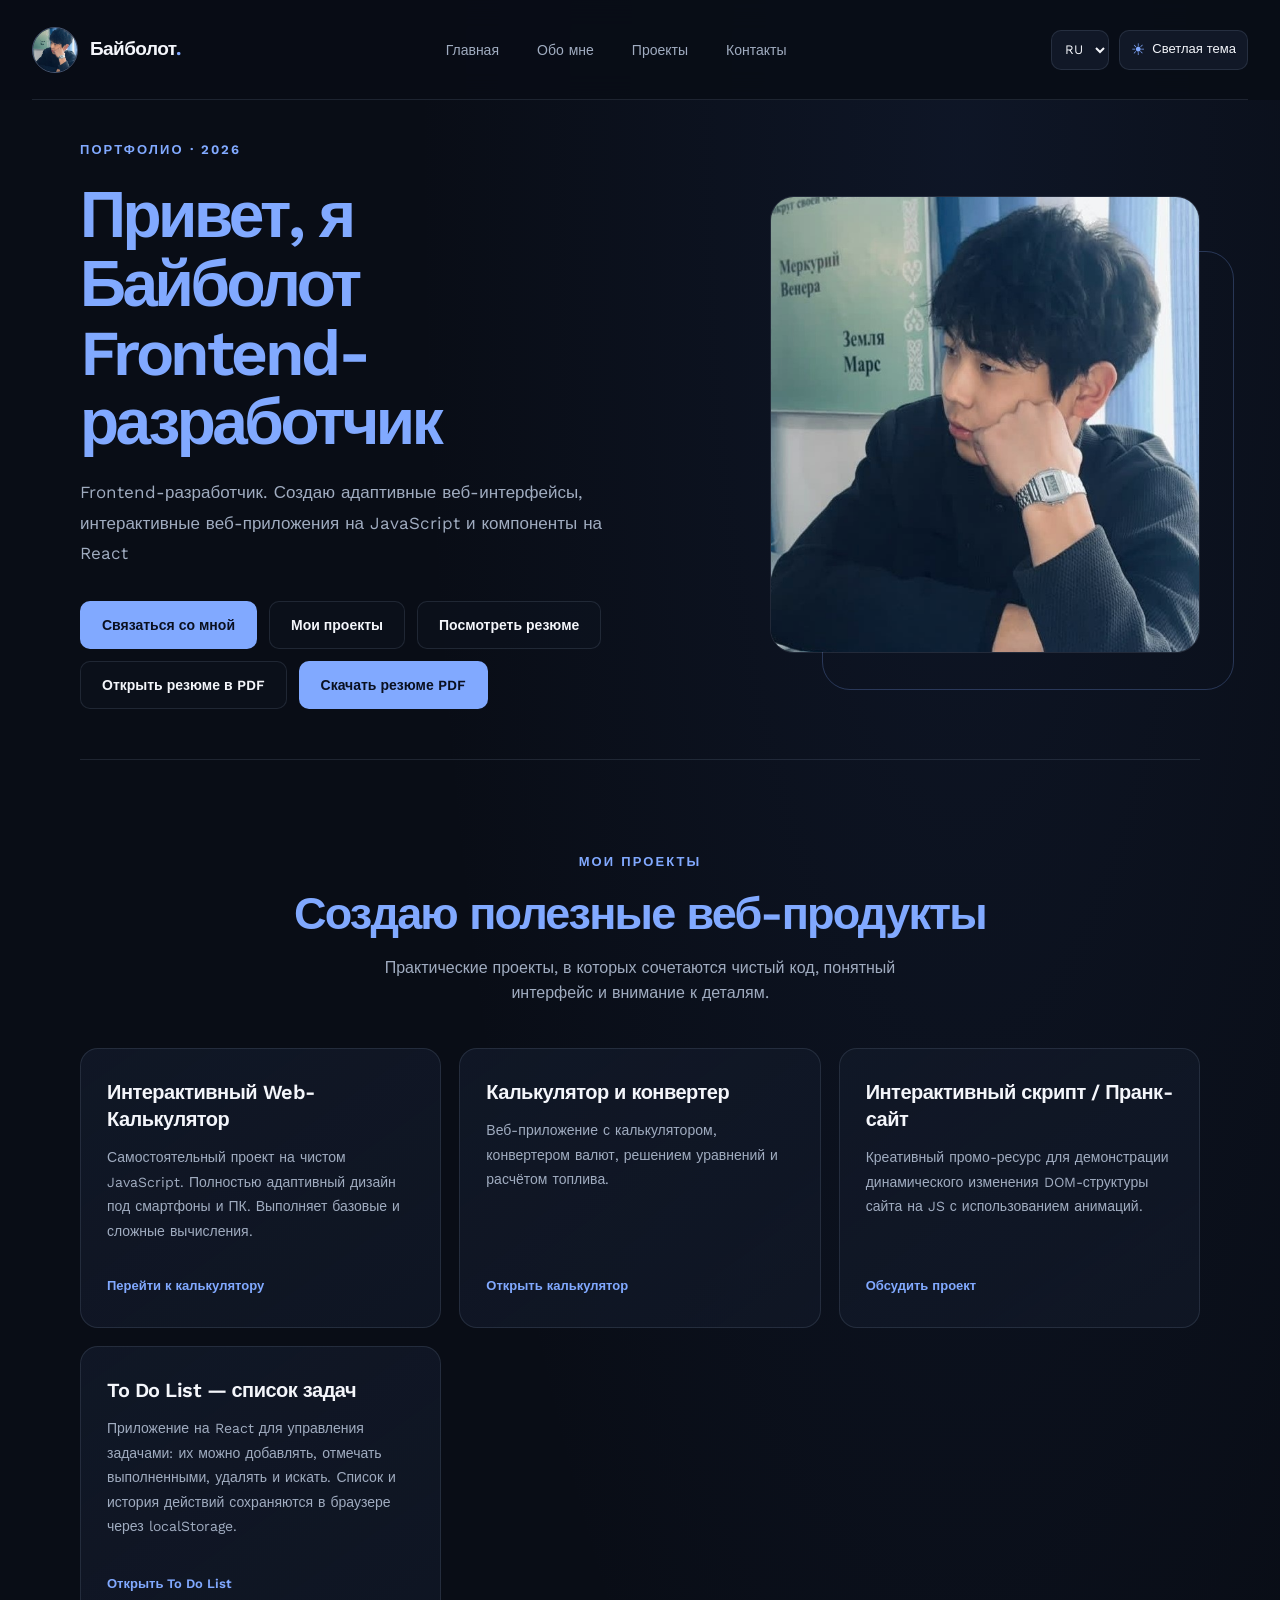
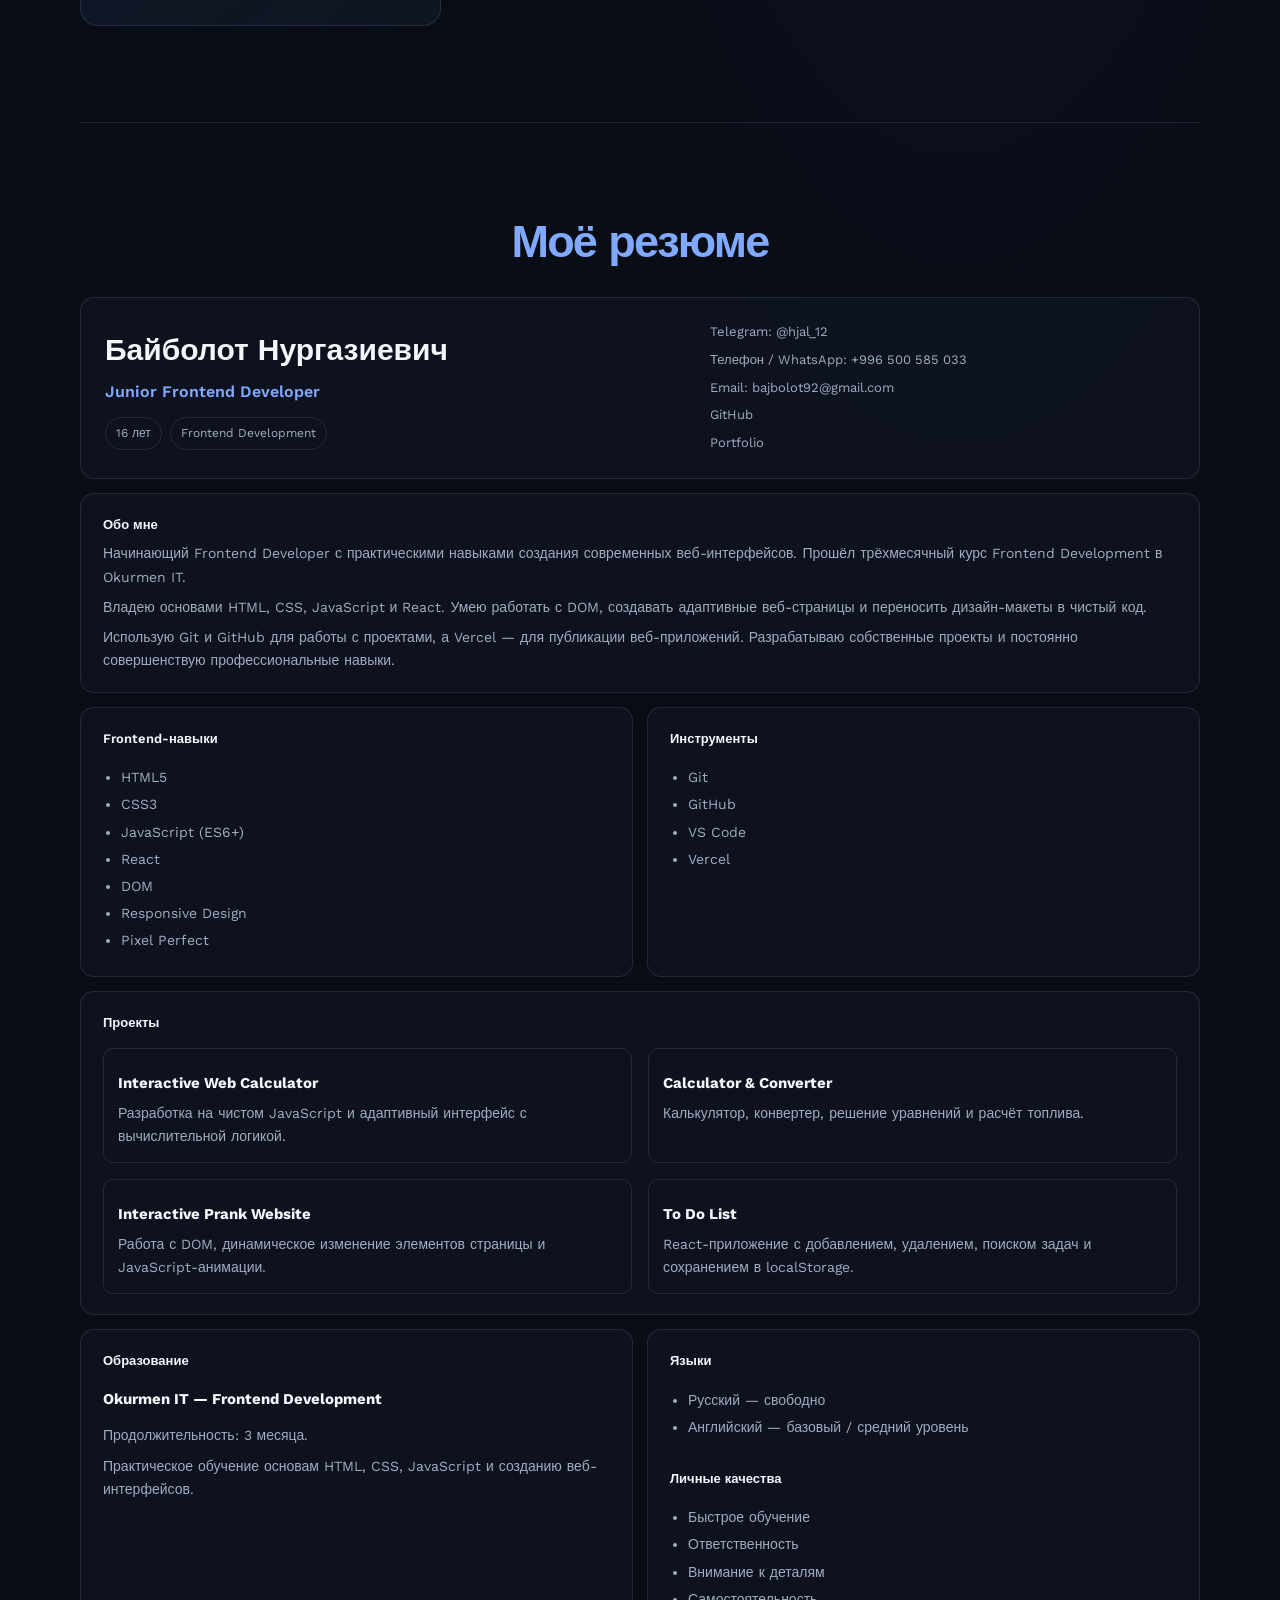
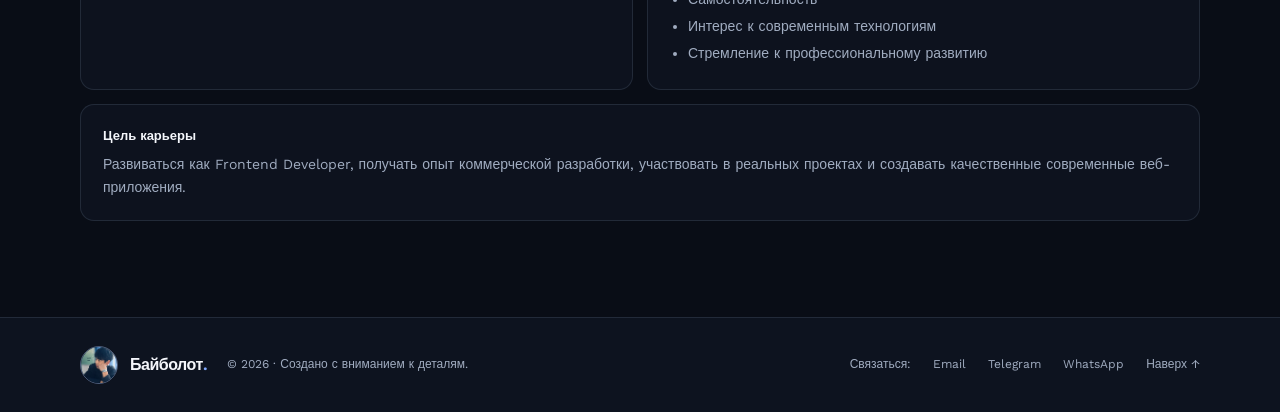
<file: index.html>
<!DOCTYPE html>
<html lang="ru">
<head>
    <meta charset="UTF-8">
    <meta name="viewport" content="width=device-width, initial-scale=1.0">
    <meta name="theme-color" content="#090d16">
    <title>Байболот Нургазиевич — Frontend-разработчик</title>
    <link rel="stylesheet" href="style.css">
    <link rel="stylesheet" href="media.css">
    <link rel="preconnect" href="https://fonts.googleapis.com">
    <link rel="preconnect" href="https://fonts.gstatic.com" crossorigin>
    <link href="https://fonts.googleapis.com/css2?family=Work+Sans:ital,wght@0,100..900;1,100..900&display=swap" rel="stylesheet">
</head>
<body>
    <main>
        <header>
            <nav aria-label="Основная навигация" data-i18n-aria-label="navLabel">
                <div class="nav-logo">
                    <img src="img/myfoto.jpg" alt="Фото Байболота">
                    <h3>Байболот<span>.</span></h3>
                </div>
                <ul class="nav-links" id="nav-links">
                    <li><a href="#home" data-i18n="navHome">Главная</a></li>
                    <li><a href="#about" data-i18n="navAbout">Обо мне</a></li>
                    <li><a href="#services" data-i18n="navProjects">Проекты</a></li>
                    <li><a href="#contact" data-i18n="navContact">Контакты</a></li>
                </ul>
                <div class="nav-actions">
                    <label class="visually-hidden" for="language-select" data-i18n="languageLabel">Язык</label>
                    <select class="language-select" id="language-select" aria-label="Язык" data-i18n-aria-label="languageLabel">
                        <option value="en">EN</option>
                        <option value="ru">RU</option>
                        <option value="kg">KG</option>
                    </select>
                    <button class="theme-toggle" type="button" aria-pressed="false" data-i18n-aria-label="themeToLight">
                        <span class="theme-icon" aria-hidden="true">☀</span>
                        <span data-i18n="themeToLight">Светлая тема</span>
                    </button>
                    <button class="nav-toggle" type="button" aria-label="Открыть меню" aria-expanded="false" aria-controls="nav-links" data-i18n-aria-label="menuOpen">
                        <span></span>
                        <span></span>
                        <span></span>
                    </button>
                </div>
            </nav>
        </header>
        <section class="hero container" id="home">
            <div class="hero-text">
                <h4 data-i18n="portfolioYear">Портфолио · 2026</h4>
                <h1><span data-i18n="heroGreeting">Привет, я</span><br><span>Байболот</span><br><span data-i18n="heroRole">Frontend-разработчик</span></h1>
                <p data-i18n="heroDescription">Frontend-разработчик. Создаю адаптивные веб-интерфейсы, интерактивные веб-приложения на JavaScript и компоненты на React</p>
                <div class="hero-btns">
                    <a class="button button-primary" href="#contact" data-i18n="contactMe">Связаться со мной</a>
                    <a class="button button-secondary" href="#services" data-i18n="myProjects">Мои проекты</a>
                    <a class="button button-secondary" href="#about" data-i18n="viewResume">Посмотреть резюме</a>
                    <a class="button button-secondary" href="resume.pdf" target="_blank" rel="noopener noreferrer" data-i18n="viewResumePdf">Открыть резюме в PDF</a>
                    <a class="button button-primary" href="resume.pdf" download="Baybolot-Nurgazievich-Resume.pdf" data-i18n="downloadResume">Скачать резюме PDF</a>
                </div>
            </div>
            <div class="hero-img">
                <img src="img/myfoto.jpg" alt="Фото Байболота">
            </div>
        </section>
        <section class="services container" id="services">
            <div class="services-title">
                <h4 data-i18n="myProjects">Мои проекты</h4>
                <h2><span data-i18n="projectsHeading">Создаю полезные</span> <span data-i18n="webProducts">веб-продукты</span></h2>
                <p data-i18n="projectsDescription">Практические проекты, в которых сочетаются чистый код, понятный интерфейс и внимание к деталям.</p>
            </div>
            <div class="services-cards">
                <article class="services-card">
                    <h3 data-i18n="project1Title">Интерактивный Web-Калькулятор</h3>
                    <p data-i18n="project1Description">Самостоятельный проект на чистом JavaScript. Полностью адаптивный дизайн под смартфоны и ПК. Выполняет базовые и сложные вычисления.</p>
                    <a href="https://raw.githack.com/winline8888111-commits/simple_calculator/main/mobile.html" target="_blank" rel="noopener noreferrer" aria-label="Перейти к калькулятору" data-i18n="project1Link" data-i18n-aria-label="project1Link">Перейти к калькулятору</a>
                </article>
                <article class="services-card">
                    <h3 data-i18n="project2Title">Калькулятор и конвертер</h3>
                    <p data-i18n="project2Description">Веб-приложение с калькулятором, конвертером валют, решением уравнений и расчётом топлива.</p>
                    <a href="https://calculatorcld-2pyj.vercel.app/" target="_blank" rel="noopener noreferrer" aria-label="Открыть калькулятор" data-i18n="project2Link" data-i18n-aria-label="project2Link">Открыть калькулятор</a>
                </article>
                <article class="services-card">
                    <h3 data-i18n="project3Title">Интерактивный скрипт / Пранк-сайт</h3>
                    <p data-i18n="project3Description">Креативный промо-ресурс для демонстрации динамического изменения DOM-структуры сайта на JS с использованием анимаций.</p>
                    <a href="#contact" data-i18n="project3Link">Обсудить проект</a>
                </article>
                <article class="services-card">
                    <h3 data-i18n="project4Title">To Do List — список задач</h3>
                    <p data-i18n="project4Description">Приложение на React для управления задачами: их можно добавлять, отмечать выполненными, удалять и искать. Список и история действий сохраняются в браузере через localStorage.</p>
                    <a href="https://todo-ivory-zeta-94.vercel.app/" target="_blank" rel="noopener noreferrer" aria-label="Открыть To Do List" data-i18n="project4Link" data-i18n-aria-label="project4Link">Открыть To Do List</a>
                </article>
            </div>
        </section>
        <section class="resume container" id="about">
            <div class="resume-title">
                <h2><span data-i18n="myResume">Моё</span> <span data-i18n="resume">резюме</span></h2>
            </div>
            <div class="resume-details">
                <article class="resume-profile resume-span-2">
                    <div>
                        <p class="resume-name">Байболот Нургазиевич</p>
                        <p class="resume-role">Junior Frontend Developer</p>
                        <p class="resume-meta"><span>16 лет</span><span>Frontend Development</span></p>
                    </div>
                    <div class="resume-contacts">
                        <a href="https://t.me/hjal_12" target="_blank" rel="noopener noreferrer">Telegram: @hjal_12</a>
                        <a href="tel:+996500585033">Телефон / WhatsApp: +996 500 585 033</a>
                        <a href="mailto:bajbolot92@gmail.com">Email: bajbolot92@gmail.com</a>
                        <a href="https://github.com/winline8888111-commits" target="_blank" rel="noopener noreferrer">GitHub</a>
                        <a href="https://portfolio-bice-omega-45.vercel.app/" target="_blank" rel="noopener noreferrer">Portfolio</a>
                    </div>
                </article>

                <article class="resume-item resume-span-2">
                    <b>Обо мне</b>
                    <p>Начинающий Frontend Developer с практическими навыками создания современных веб-интерфейсов. Прошёл трёхмесячный курс Frontend Development в Okurmen IT.</p>
                    <p>Владею основами HTML, CSS, JavaScript и React. Умею работать с DOM, создавать адаптивные веб-страницы и переносить дизайн-макеты в чистый код.</p>
                    <p>Использую Git и GitHub для работы с проектами, а Vercel — для публикации веб-приложений. Разрабатываю собственные проекты и постоянно совершенствую профессиональные навыки.</p>
                </article>

                <article class="resume-item">
                    <b>Frontend-навыки</b>
                    <ul>
                        <li>HTML5</li>
                        <li>CSS3</li>
                        <li>JavaScript (ES6+)</li>
                        <li>React</li>
                        <li>DOM</li>
                        <li>Responsive Design</li>
                        <li>Pixel Perfect</li>
                    </ul>
                </article>

                <article class="resume-item">
                    <b>Инструменты</b>
                    <ul>
                        <li>Git</li>
                        <li>GitHub</li>
                        <li>VS Code</li>
                        <li>Vercel</li>
                    </ul>
                </article>

                <article class="resume-item resume-span-2">
                    <b>Проекты</b>
                    <div class="resume-projects">
                        <div>
                            <h3>Interactive Web Calculator</h3>
                            <p>Разработка на чистом JavaScript и адаптивный интерфейс с вычислительной логикой.</p>
                        </div>
                        <div>
                            <h3>Calculator &amp; Converter</h3>
                            <p>Калькулятор, конвертер, решение уравнений и расчёт топлива.</p>
                        </div>
                        <div>
                            <h3>Interactive Prank Website</h3>
                            <p>Работа с DOM, динамическое изменение элементов страницы и JavaScript-анимации.</p>
                        </div>
                        <div>
                            <h3>To Do List</h3>
                            <p>React-приложение с добавлением, удалением, поиском задач и сохранением в localStorage.</p>
                        </div>
                    </div>
                </article>

                <article class="resume-item">
                    <b>Образование</b>
                    <h3>Okurmen IT — Frontend Development</h3>
                    <p>Продолжительность: 3 месяца.</p>
                    <p>Практическое обучение основам HTML, CSS, JavaScript и созданию веб-интерфейсов.</p>
                </article>

                <article class="resume-item">
                    <b>Языки</b>
                    <ul>
                        <li>Русский — свободно</li>
                        <li>Английский — базовый / средний уровень</li>
                    </ul>
                    <b class="resume-subheading">Личные качества</b>
                    <ul>
                        <li>Быстрое обучение</li>
                        <li>Ответственность</li>
                        <li>Внимание к деталям</li>
                        <li>Самостоятельность</li>
                        <li>Интерес к современным технологиям</li>
                        <li>Стремление к профессиональному развитию</li>
                    </ul>
                </article>

                <article class="resume-item resume-span-2">
                    <b>Цель карьеры</b>
                    <p>Развиваться как Frontend Developer, получать опыт коммерческой разработки, участвовать в реальных проектах и создавать качественные современные веб-приложения.</p>
                </article>
            </div>
        </section>
    </main>
    <footer>
        <div class="foot-text" id="contact">
            <div class="foot-logo">
                <img src="img/myfoto.jpg" alt="Фото Байболота">
                <h3>Байболот<span>.</span></h3>
                <p data-i18n="copyright">© 2026 · Создано с вниманием к деталям.</p>
            </div>
        </div>
        <div class="footus">
            <p data-i18n="getInTouch">Связаться:</p>
            <a href="mailto:bajbolot92@gmail.com">Email</a>
            <a href="https://t.me/bxww_10" target="_blank" rel="noopener noreferrer">Telegram</a>
            <a href="https://wa.me/996500585033" target="_blank" rel="noopener noreferrer">WhatsApp</a>
            <a href="#home" data-i18n="backToTop">Наверх ↑</a>
        </div>
    </footer>
    <script>
        const navToggle = document.querySelector('.nav-toggle');
        const navLinks = document.querySelector('.nav-links');
        const languageSelect = document.querySelector('.language-select');
        const themeToggle = document.querySelector('.theme-toggle');
        const themeColor = document.querySelector('meta[name="theme-color"]');

        const translations = {
            ru: {
                pageTitle: 'Байболот Нургазиевич — Frontend-разработчик',
                navLabel: 'Основная навигация', navHome: 'Главная', navAbout: 'Обо мне', navProjects: 'Проекты', navContact: 'Контакты',
                languageLabel: 'Язык', themeToLight: 'Светлая тема', themeToDark: 'Темная тема', menuOpen: 'Открыть меню', menuClose: 'Закрыть меню',
                portfolioYear: 'Портфолио · 2026', heroGreeting: 'Привет, я', heroRole: 'Frontend-разработчик',
                heroDescription: 'Frontend-разработчик. Создаю адаптивные веб-интерфейсы, интерактивные веб-приложения на JavaScript и компоненты на React',
                contactMe: 'Связаться со мной', myProjects: 'Мои проекты', viewResume: 'Посмотреть резюме', viewResumePdf: 'Открыть резюме в PDF', downloadResume: 'Скачать резюме PDF', projectsHeading: 'Создаю полезные', webProducts: 'веб-продукты',
                projectsDescription: 'Практические проекты, в которых сочетаются чистый код, понятный интерфейс и внимание к деталям.',
                project1Title: 'Интерактивный Web-Калькулятор', project1Description: 'Самостоятельный проект на чистом JavaScript. Полностью адаптивный дизайн под смартфоны и ПК. Выполняет базовые и сложные вычисления.', project1Link: 'Перейти к калькулятору',
                project2Title: 'Калькулятор и конвертер', project2Description: 'Веб-приложение с калькулятором, конвертером валют, решением уравнений и расчётом топлива.', project2Link: 'Открыть калькулятор',
                project3Title: 'Интерактивный скрипт / Пранк-сайт', project3Description: 'Креативный промо-ресурс для демонстрации динамического изменения DOM-структуры сайта на JS с использованием анимаций.', project3Link: 'Обсудить проект',
                project4Title: 'To Do List — список задач', project4Description: 'Приложение на React для управления задачами: их можно добавлять, отмечать выполненными, удалять и искать. Список и история действий сохраняются в браузере через localStorage.', project4Link: 'Открыть To Do List',
                myResume: 'Моё', resume: 'резюме', fullName: 'ФИО', age: 'Возраст', ageValue: '16 лет', techStack: 'Стек технологий', tools: 'Инструменты',
                toolsValue: 'Figma, Canva, Claude AI, ChatGPT (использую для ускорения написания кода)', experience: 'Опыт',
                experienceValue: '3 месяца интенсивного обучения на IT-курсах Frontend-разработки. Умею переносить макеты в чистый код и деплоить проекты в сеть.',
                copyright: '© 2026 · Создано с вниманием к деталям.', getInTouch: 'Связаться:', backToTop: 'Наверх ↑',
                photoAlt: 'Фото Байболота'
            },
            en: {
                pageTitle: 'Baybolot Nurgazievich — Frontend Developer',
                navLabel: 'Main navigation', navHome: 'Home', navAbout: 'About me', navProjects: 'Projects', navContact: 'Contact',
                languageLabel: 'Language', themeToLight: 'Light theme', themeToDark: 'Dark theme', menuOpen: 'Open menu', menuClose: 'Close menu',
                portfolioYear: 'Portfolio · 2026', heroGreeting: "Hi, I'm", heroRole: 'Frontend Developer',
                heroDescription: 'Frontend developer creating responsive web interfaces, interactive JavaScript applications, and React components.',
                contactMe: 'Contact me', myProjects: 'My projects', viewResume: 'View resume', viewResumePdf: 'Open resume PDF', downloadResume: 'Download resume PDF', projectsHeading: 'Building useful', webProducts: 'web products',
                projectsDescription: 'Practical projects combining clean code, clear interfaces, and attention to detail.',
                project1Title: 'Interactive Web Calculator', project1Description: 'An independent project built with pure JavaScript. Fully responsive on phones and desktops, with basic and advanced calculations.', project1Link: 'Open calculator',
                project2Title: 'Calculator and Converter', project2Description: 'A web app featuring a calculator, currency converter, equation solver, and fuel calculator.', project2Link: 'Open calculator',
                project3Title: 'Interactive Script / Prank Site', project3Description: 'A creative promotional site demonstrating dynamic DOM updates with JavaScript animations.', project3Link: 'Discuss a project',
                project4Title: 'To Do List', project4Description: 'A React task manager: add, complete, delete, and search tasks. The list and activity history are saved in the browser using localStorage.', project4Link: 'Open To Do List',
                myResume: 'My', resume: 'resume', fullName: 'Name', age: 'Age', ageValue: '16 years old', techStack: 'Tech stack', tools: 'Tools',
                toolsValue: 'Figma, Canva, Claude AI, ChatGPT (used to speed up coding)', experience: 'Experience',
                experienceValue: 'Three months of intensive Frontend development training. I can turn designs into clean code and deploy projects online.',
                copyright: '© 2026 · Made with attention to detail.', getInTouch: 'Get in touch:', backToTop: 'Back to top ↑',
                photoAlt: 'Photo of Baybolot'
            },
            kg: {
                pageTitle: 'Байболот Нургазиевич — Frontend иштеп чыгуучу',
                navLabel: 'Негизги навигация', navHome: 'Башкы бет', navAbout: 'Мен жөнүндө', navProjects: 'Долбоорлор', navContact: 'Байланыш',
                languageLabel: 'Тил', themeToLight: 'Ачык тема', themeToDark: 'Караңгы тема', menuOpen: 'Менюну ачуу', menuClose: 'Менюну жабуу',
                portfolioYear: 'Портфолио · 2026', heroGreeting: 'Салам, мен', heroRole: 'Frontend иштеп чыгуучумун',
                heroDescription: 'Frontend иштеп чыгуучумун. Ыңгайлашкан веб-интерфейстерди, JavaScript веб-тиркемелерин жана React компоненттерин жасайм.',
                contactMe: 'Байланышуу', myProjects: 'Долбоорлорум', viewResume: 'Резюмени кароо', viewResumePdf: 'Резюмени PDFте ачуу', downloadResume: 'Резюмени PDF жүктөп алуу', projectsHeading: 'Пайдалуу', webProducts: 'веб-продукттарды жасайм',
                projectsDescription: 'Таза код, түшүнүктүү интерфейс жана майда-чүйдөсүнө көңүл бурууну айкалыштырган практикалык долбоорлор.',
                project1Title: 'Интерактивдүү веб-калькулятор', project1Description: 'Таза JavaScript менен жасалган жеке долбоор. Телефондорго жана компьютерлерге ылайыкташкан, жөнөкөй жана татаал эсептөөлөрдү аткарат.', project1Link: 'Калькуляторду ачуу',
                project2Title: 'Калькулятор жана конвертер', project2Description: 'Калькулятору, валюта конвертери, теңдеме чыгаргычы жана күйүүчү май эсептегичи бар веб-тиркеме.', project2Link: 'Калькуляторду ачуу',
                project3Title: 'Интерактивдүү скрипт / Пранк-сайт', project3Description: 'JavaScript анимациялары менен сайттын DOM түзүмүн динамикалык өзгөртүүнү көрсөткөн чыгармачыл промо-сайт.', project3Link: 'Долбоорду талкуулоо',
                project4Title: 'To Do List — тапшырмалар тизмеси', project4Description: 'React менен жасалган тапшырма башкаргыч: тапшырмаларды кошуп, бүтүрүп, өчүрүп жана издей аласыз. Тизме жана аракеттер тарыхы браузердеги localStorage ичинде сакталат.', project4Link: 'To Do List ачуу',
                myResume: 'Менин', resume: 'резюмем', fullName: 'Аты-жөнү', age: 'Жашы', ageValue: '16 жаш', techStack: 'Технологиялар', tools: 'Куралдар',
                toolsValue: 'Figma, Canva, Claude AI, ChatGPT (код жазууну тездетүү үчүн колдоном)', experience: 'Тажрыйба',
                experienceValue: 'Frontend иштеп чыгуу боюнча IT курстарында 3 ай интенсивдүү окудум. Макеттерди таза кодго айландырып, долбоорлорду интернетке жайгаштыра алам.',
                copyright: '© 2026 · Ар бир майда-чүйдөсүнө көңүл бурулуп жасалды.', getInTouch: 'Байланыш:', backToTop: 'Жогору ↑',
                photoAlt: 'Байболоттун сүрөтү'
            }
        };

        function setLanguage(language) {
            const messages = translations[language];
            document.documentElement.lang = language === 'kg' ? 'ky' : language;
            document.title = messages.pageTitle;
            document.querySelectorAll('[data-i18n]').forEach((element) => {
                element.textContent = messages[element.dataset.i18n];
            });
            document.querySelectorAll('[data-i18n-aria-label]').forEach((element) => {
                element.setAttribute('aria-label', messages[element.dataset.i18nAriaLabel]);
            });
            document.querySelectorAll('img[alt]').forEach((image) => {
                image.alt = messages.photoAlt;
            });
            languageSelect.value = language;
            localStorage.setItem('portfolio-language', language);
        }

        function setTheme(theme) {
            const isLight = theme === 'light';
            document.documentElement.dataset.theme = theme;
            themeToggle.setAttribute('aria-pressed', String(isLight));
            themeToggle.querySelector('.theme-icon').textContent = isLight ? '☾' : '☀';
            const key = isLight ? 'themeToDark' : 'themeToLight';
            themeToggle.querySelector('[data-i18n]').dataset.i18n = key;
            themeToggle.querySelector('[data-i18n]').textContent = translations[languageSelect.value][key];
            themeToggle.setAttribute('aria-label', translations[languageSelect.value][key]);
            themeColor.content = isLight ? '#f5f7fb' : '#090d16';
            localStorage.setItem('portfolio-theme', theme);
        }

        const savedLanguage = localStorage.getItem('portfolio-language');
        setLanguage(translations[savedLanguage] ? savedLanguage : 'ru');
        const savedTheme = localStorage.getItem('portfolio-theme');
        setTheme(savedTheme === 'light' ? 'light' : 'dark');

        languageSelect.addEventListener('change', () => {
            setLanguage(languageSelect.value);
            setTheme(document.documentElement.dataset.theme);
        });

        themeToggle.addEventListener('click', () => {
            setTheme(document.documentElement.dataset.theme === 'dark' ? 'light' : 'dark');
        });

        navToggle.addEventListener('click', () => {
            const isExpanded = navToggle.getAttribute('aria-expanded') === 'true';
            navToggle.setAttribute('aria-expanded', String(!isExpanded));
            navToggle.setAttribute('aria-label', translations[languageSelect.value][isExpanded ? 'menuOpen' : 'menuClose']);
            navLinks.classList.toggle('is-open', !isExpanded);
        });

        navLinks.addEventListener('click', (event) => {
            if (event.target.closest('a')) {
                navToggle.setAttribute('aria-expanded', 'false');
                navToggle.setAttribute('aria-label', translations[languageSelect.value].menuOpen);
                navLinks.classList.remove('is-open');
            }
        });
    </script>
</body>
</html>
</file>
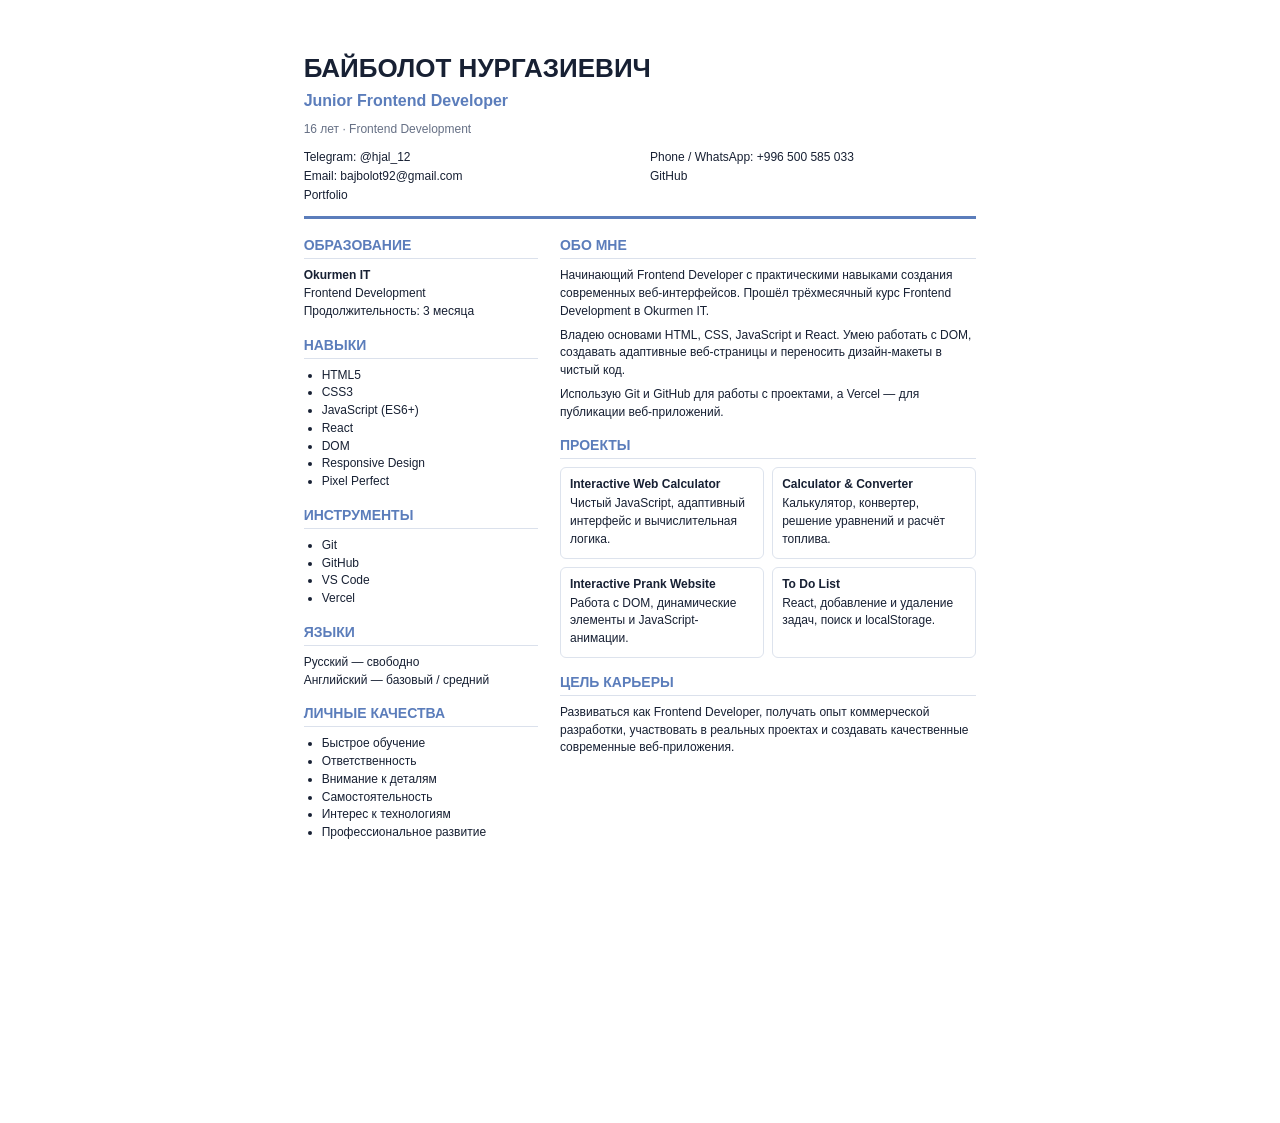
<file: resume.html>
<!doctype html>
<html lang="ru">
<head>
<meta charset="utf-8">
<meta name="viewport" content="width=device-width, initial-scale=1">
<title>Резюме — Байболот Нургазиевич</title>
<style>
:root{font-family:Arial,sans-serif;color:#172033}*{box-sizing:border-box}body{margin:0;background:#fff}main{max-width:210mm;min-height:297mm;margin:0 auto;padding:14mm 16mm}header{padding-bottom:14px;border-bottom:3px solid #5b7dbb}h1{margin:0;font-size:26px}.role{margin:5px 0;color:#5b7dbb;font-size:16px;font-weight:bold}.meta{margin:8px 0 0;color:#667085}.contacts{display:grid;grid-template-columns:1fr 1fr;gap:5px 20px;margin-top:12px;font-size:12px}.contacts a{color:#172033;text-decoration:none}.grid{display:grid;grid-template-columns:62mm 1fr;gap:22px;margin-top:18px}section{margin-bottom:16px}h2{margin:0 0 8px;padding-bottom:5px;border-bottom:1px solid #dbe1ec;color:#5b7dbb;font-size:14px;text-transform:uppercase}p,li{font-size:12px;line-height:1.48}p{margin:6px 0}ul{margin:5px 0;padding-left:18px}.projects{display:grid;grid-template-columns:1fr 1fr;gap:8px}.project{padding:9px;border:1px solid #dde3ed;border-radius:6px}.project h3{margin:0 0 4px;font-size:12px}.project p{margin:0}.career{grid-column:1/-1}@media print{body{print-color-adjust:exact;-webkit-print-color-adjust:exact}main{max-width:none;min-height:auto;padding:12mm 14mm}}
</style>
</head>
<body><main>
<header><h1>БАЙБОЛОТ НУРГАЗИЕВИЧ</h1><p class="role">Junior Frontend Developer</p><p class="meta">16 лет · Frontend Development</p><div class="contacts"><a href="https://t.me/hjal_12">Telegram: @hjal_12</a><a href="tel:+996500585033">Phone / WhatsApp: +996 500 585 033</a><a href="mailto:bajbolot92@gmail.com">Email: bajbolot92@gmail.com</a><a href="https://github.com/winline8888111-commits">GitHub</a><a href="https://portfolio-bice-omega-45.vercel.app/">Portfolio</a></div></header>
<div class="grid">
<aside><section><h2>Образование</h2><p><b>Okurmen IT</b><br>Frontend Development<br>Продолжительность: 3 месяца</p></section><section><h2>Навыки</h2><ul><li>HTML5</li><li>CSS3</li><li>JavaScript (ES6+)</li><li>React</li><li>DOM</li><li>Responsive Design</li><li>Pixel Perfect</li></ul></section><section><h2>Инструменты</h2><ul><li>Git</li><li>GitHub</li><li>VS Code</li><li>Vercel</li></ul></section><section><h2>Языки</h2><p>Русский — свободно<br>Английский — базовый / средний</p></section><section><h2>Личные качества</h2><ul><li>Быстрое обучение</li><li>Ответственность</li><li>Внимание к деталям</li><li>Самостоятельность</li><li>Интерес к технологиям</li><li>Профессиональное развитие</li></ul></section></aside>
<div><section><h2>Обо мне</h2><p>Начинающий Frontend Developer с практическими навыками создания современных веб-интерфейсов. Прошёл трёхмесячный курс Frontend Development в Okurmen IT.</p><p>Владею основами HTML, CSS, JavaScript и React. Умею работать с DOM, создавать адаптивные веб-страницы и переносить дизайн-макеты в чистый код.</p><p>Использую Git и GitHub для работы с проектами, а Vercel — для публикации веб-приложений.</p></section><section><h2>Проекты</h2><div class="projects"><article class="project"><h3>Interactive Web Calculator</h3><p>Чистый JavaScript, адаптивный интерфейс и вычислительная логика.</p></article><article class="project"><h3>Calculator &amp; Converter</h3><p>Калькулятор, конвертер, решение уравнений и расчёт топлива.</p></article><article class="project"><h3>Interactive Prank Website</h3><p>Работа с DOM, динамические элементы и JavaScript-анимации.</p></article><article class="project"><h3>To Do List</h3><p>React, добавление и удаление задач, поиск и localStorage.</p></article></div></section><section class="career"><h2>Цель карьеры</h2><p>Развиваться как Frontend Developer, получать опыт коммерческой разработки, участвовать в реальных проектах и создавать качественные современные веб-приложения.</p></section></div></div>
</main></body></html>
</file>
<file: style.css>
* {
    box-sizing: border-box;
    margin: 0;
    padding: 0;
}

:root {
    color-scheme: dark;
    --background: #090d16;
    --surface: #111827;
    --surface-raised: #151f30;
    --border: rgba(165, 184, 214, 0.14);
    --text: #f4f6fb;
    --muted: #a0acc0;
    --accent: #81a9ff;
    --accent-bright: #a9c5ff;
    --accent-foreground: #0a1020;
}

:root[data-theme="light"] {
    color-scheme: light;
    --background: #f5f7fb;
    --surface: #ffffff;
    --surface-raised: #edf2fa;
    --border: rgba(31, 48, 77, 0.14);
    --text: #172033;
    --muted: #59677d;
    --accent: #315eb8;
    --accent-bright: #254b9b;
    --accent-foreground: #ffffff;
}

html {
    scroll-behavior: smooth;
    scroll-padding-top: 112px;
}

body {
    min-width: 320px;
    background:
        radial-gradient(ellipse at 75% 4%, rgba(52, 86, 157, 0.12), transparent 34rem),
        var(--background);
    color: var(--text);
    font-family: 'Work Sans', sans-serif;
    line-height: 1.6;
    transition: background-color 180ms ease, color 180ms ease;
}

a {
    color: inherit;
}

.container {
    width: min(1120px, calc(100% - 64px));
    margin: 0 auto;
}

header {
    position: fixed;
    z-index: 10;
    top: 0;
    left: 0;
    width: 100%;
    padding: 0 32px;
    background: color-mix(in srgb, var(--background) 88%, transparent);
    backdrop-filter: blur(14px);
}

main {
    padding-top: 100px;
}

nav {
    display: flex;
    align-items: center;
    justify-content: space-between;
    gap: 18px;
    width: 100%;
    min-height: 100px;
    margin: 0 auto;
    border-bottom: 1px solid var(--border);
}

.nav-logo,
.foot-logo {
    display: flex;
    align-items: center;
    gap: 12px;
}

.nav-logo img,
.foot-logo img {
    width: 46px;
    height: 46px;
    border: 1px solid rgba(169, 197, 255, 0.4);
    border-radius: 50%;
    object-fit: cover;
    object-position: center 28%;
}

.nav-logo h3,
.foot-logo h3 {
    font-size: 19px;
    font-weight: 650;
    letter-spacing: -0.03em;
}

.nav-logo h3 span,
.foot-logo h3 span {
    color: var(--accent);
}

.nav-links {
    display: flex;
    align-items: center;
    gap: 38px;
    list-style: none;
}

.nav-links a {
    color: var(--muted);
    font-size: 14px;
    font-weight: 500;
    text-decoration: none;
    transition: color 180ms ease;
}

.nav-links a:hover,
.nav-links a:focus-visible {
    color: var(--text);
}

.nav-actions {
    display: flex;
    align-items: center;
    gap: 10px;
}

.language-select,
.theme-toggle {
    min-height: 40px;
    border: 1px solid var(--border);
    border-radius: 10px;
    background: var(--surface);
    color: var(--text);
    font: inherit;
    font-size: 13px;
}

.language-select {
    padding: 0 9px;
    cursor: pointer;
}

.theme-toggle {
    display: inline-flex;
    align-items: center;
    gap: 7px;
    padding: 0 11px;
    cursor: pointer;
}

.theme-icon {
    color: var(--accent);
    font-size: 16px;
    line-height: 1;
}

.visually-hidden {
    position: absolute;
    width: 1px;
    height: 1px;
    overflow: hidden;
    clip: rect(0, 0, 0, 0);
    white-space: nowrap;
    clip-path: inset(50%);
}

.nav-toggle {
    display: none;
    width: 44px;
    height: 44px;
    padding: 11px;
    border: 1px solid var(--border);
    border-radius: 12px;
    background: var(--surface);
    cursor: pointer;
}

.nav-toggle span {
    display: block;
    width: 100%;
    height: 2px;
    margin: 5px 0;
    border-radius: 2px;
    background: var(--text);
    transition: transform 180ms ease, opacity 180ms ease;
}

.nav-toggle[aria-expanded="true"] span:first-child {
    transform: translateY(7px) rotate(45deg);
}

.nav-toggle[aria-expanded="true"] span:nth-child(2) {
    opacity: 0;
}

.nav-toggle[aria-expanded="true"] span:last-child {
    transform: translateY(-7px) rotate(-45deg);
}

.hero {
    display: grid;
    grid-template-columns: minmax(0, 1.1fr) minmax(300px, 0.9fr);
    align-items: center;
    gap: 72px;
    min-height: 610px;
    padding-top: 40px;
    padding-bottom: 50px;
}

.hero-text {
    max-width: 620px;
}

.hero-text h4,
.services-title h4 {
    color: var(--accent);
    font-size: 13px;
    font-weight: 650;
    letter-spacing: 0.16em;
    text-transform: uppercase;
}

.hero-text h1 {
    margin: 20px 0;
    font-size: clamp(42px, 5vw, 66px);
    font-weight: 600;
    letter-spacing: -0.055em;
    line-height: 1.08;
}

.hero-text h1 span,
.services-title h2 span,
.resume-title h2 span {
    color: var(--accent);
}

.hero-text p {
    max-width: 550px;
    margin-bottom: 32px;
    color: var(--muted);
    font-size: 17px;
    line-height: 1.8;
}

.hero-btns {
    display: flex;
    flex-wrap: wrap;
    gap: 12px;
}

.button {
    display: inline-flex;
    min-height: 48px;
    align-items: center;
    justify-content: center;
    padding: 0 21px;
    border: 1px solid transparent;
    border-radius: 10px;
    font-size: 14px;
    font-weight: 600;
    text-decoration: none;
    transition: transform 180ms ease, background-color 180ms ease, border-color 180ms ease;
}

.button:hover {
    transform: translateY(-2px);
}

.button-primary {
    background: var(--accent);
    color: var(--accent-foreground);
}

.button-primary:hover {
    background: var(--accent-bright);
}

.button-secondary {
    border-color: var(--border);
    background: color-mix(in srgb, var(--surface) 30%, transparent);
    color: var(--text);
}

.button-secondary:hover {
    border-color: rgba(169, 197, 255, 0.45);
}

.hero-img {
    position: relative;
    justify-self: end;
    width: min(100%, 430px);
}

.hero-img::before {
    position: absolute;
    z-index: -1;
    inset: 12% -8% -8% 12%;
    border: 1px solid rgba(129, 169, 255, 0.25);
    border-radius: 28px;
    content: "";
}

.hero-img img {
    display: block;
    width: 100%;
    aspect-ratio: 0.94;
    border: 1px solid var(--border);
    border-radius: 24px;
    object-fit: cover;
    object-position: center 30%;
    filter: saturate(0.82);
}

.services {
    padding-top: 92px;
    padding-bottom: 96px;
    border-top: 1px solid var(--border);
}

.services-title {
    display: flex;
    align-items: center;
    flex-direction: column;
    text-align: center;
}

.services-title h2,
.resume-title h2 {
    margin: 14px 0;
    font-size: clamp(32px, 4vw, 45px);
    font-weight: 600;
    letter-spacing: -0.04em;
    line-height: 1.2;
}

.services-title p {
    max-width: 590px;
    color: var(--muted);
    font-size: 16px;
}

.services-cards {
    display: grid;
    grid-template-columns: repeat(3, minmax(0, 1fr));
    gap: 18px;
    margin-top: 42px;
}

.services-card {
    display: flex;
    min-height: 280px;
    flex-direction: column;
    align-items: flex-start;
    padding: 30px 26px;
    border: 1px solid var(--border);
    border-radius: 18px;
    background: linear-gradient(145deg, color-mix(in srgb, var(--surface) 94%, transparent), color-mix(in srgb, var(--surface) 78%, transparent));
    transition: transform 200ms ease, border-color 200ms ease, background-color 200ms ease;
}

.services-card:hover {
    transform: translateY(-5px);
    border-color: rgba(129, 169, 255, 0.4);
    background-color: var(--surface-raised);
}

.services-card h3 {
    margin-bottom: 12px;
    font-size: 20px;
    font-weight: 600;
    letter-spacing: -0.025em;
    line-height: 1.35;
}

.services-card p {
    margin-bottom: 24px;
    color: var(--muted);
    font-size: 14px;
    line-height: 1.75;
}

.services-card a {
    margin-top: auto;
    color: var(--accent);
    font-size: 13px;
    font-weight: 600;
    text-decoration: none;
}

.services-card a:hover {
    color: var(--text);
}

.resume {
    padding-top: 78px;
    padding-bottom: 96px;
    border-top: 1px solid var(--border);
}

.resume-title {
    margin-bottom: 28px;
    text-align: center;
}

.resume-details {
    display: grid;
    grid-template-columns: repeat(2, minmax(0, 1fr));
    gap: 14px;
}

.resume-item {
    display: flex;
    flex-direction: column;
    gap: 7px;
    padding: 20px 22px;
    border: 1px solid var(--border);
    border-radius: 14px;
    background: color-mix(in srgb, var(--surface) 55%, transparent);
    color: var(--muted);
    font-size: 14px;
    line-height: 1.65;
}

.resume-item b {
    color: var(--text);
    font-size: 13px;
    font-weight: 600;
}

.resume-item h3,
.resume-projects h3 {
    margin: 8px 0 6px;
    color: var(--text);
    font-size: 15px;
}

.resume-item p,
.resume-item li,
.resume-projects p {
    color: var(--muted);
    line-height: 1.65;
}

.resume-item ul {
    margin: 6px 0 0;
    padding-left: 18px;
}

.resume-item li {
    margin: 4px 0;
}

.resume-profile {
    display: grid;
    grid-template-columns: minmax(0, 1fr) minmax(280px, 0.8fr);
    gap: 24px;
    align-items: center;
    padding: 24px;
    border: 1px solid var(--border);
    border-radius: 14px;
    background: color-mix(in srgb, var(--surface) 55%, transparent);
}

.resume-name {
    color: var(--text);
    font-size: clamp(22px, 3vw, 30px);
    font-weight: 700;
}

.resume-role {
    margin-top: 5px;
    color: var(--accent);
    font-size: 16px;
    font-weight: 600;
}

.resume-meta {
    display: flex;
    flex-wrap: wrap;
    gap: 8px;
    margin-top: 12px;
}

.resume-meta span {
    padding: 6px 10px;
    border: 1px solid var(--border);
    border-radius: 999px;
    color: var(--muted);
    font-size: 12px;
}

.resume-contacts {
    display: grid;
    gap: 7px;
}

.resume-contacts a {
    color: var(--muted);
    font-size: 13px;
    text-decoration: none;
    overflow-wrap: anywhere;
}

.resume-contacts a:hover {
    color: var(--accent);
}

.resume-span-2 {
    grid-column: 1 / -1;
}

.resume-projects {
    display: grid;
    grid-template-columns: repeat(2, minmax(0, 1fr));
    gap: 16px;
    margin-top: 8px;
}

.resume-projects div {
    min-height: 110px;
    padding: 14px;
    border: 1px solid var(--border);
    border-radius: 10px;
}

.resume-subheading {
    display: block;
    margin-top: 18px;
}

.resume-item:last-child {
    grid-column: 1 / -1;
}

footer {
    display: flex;
    align-items: center;
    justify-content: space-between;
    gap: 24px;
    padding: 28px max(32px, calc((100% - 1120px) / 2));
    border-top: 1px solid var(--border);
    background: color-mix(in srgb, var(--surface) 55%, transparent);
}

.foot-logo img {
    width: 38px;
    height: 38px;
}

.foot-logo h3 {
    font-size: 16px;
}

.foot-logo p,
.footus p,
.footus a {
    color: var(--muted);
    font-size: 12px;
}

.foot-logo p {
    margin-left: 8px;
}

.footus {
    display: flex;
    align-items: center;
    gap: 22px;
}

.footus a {
    text-decoration: none;
}

.footus a:hover {
    color: var(--text);
}

:focus-visible {
    outline: 2px solid var(--accent-bright);
    outline-offset: 4px;
}

@media (prefers-reduced-motion: reduce) {
    html {
        scroll-behavior: auto;
    }

    *,
    *::before,
    *::after {
        transition-duration: 0.01ms !important;
    }
}
</file>
<file: media.css>
@media (max-width: 900px) {
    .hero {
        grid-template-columns: minmax(0, 1fr) minmax(250px, 0.75fr);
        gap: 42px;
        min-height: 540px;
    }

    .hero-text h1 {
        font-size: clamp(42px, 6vw, 56px);
    }

    .services-cards {
        grid-template-columns: repeat(2, minmax(0, 1fr));
    }

    .services-card:last-child {
        grid-column: 1 / -1;
    }

    footer {
        padding-right: 32px;
        padding-left: 32px;
    }
}

@media (max-width: 780px) {
    html {
        scroll-padding-top: 94px;
    }

    main {
        padding-top: 82px;
    }

    nav {
        position: relative;
        z-index: 20;
        width: 100%;
        height: 72px;
        min-height: 72px;
        gap: 12px;
    }

    .nav-logo {
        min-width: 0;
        flex: 0 1 auto;
    }

    .nav-logo h3 {
        white-space: nowrap;
    }

    .nav-actions {
        flex: 0 0 auto;
        gap: 8px;
    }

    .nav-toggle {
        display: block;
        flex: 0 0 44px;
    }

    .nav-links {
        position: absolute;
        z-index: 30;
        top: calc(100% - 1px);
        right: 0;
        left: 0;
        display: none;
        align-items: stretch;
        flex-direction: column;
        gap: 0;
        padding: 8px 20px;
        border: 1px solid var(--border);
        border-radius: 0 0 16px 16px;
        background: var(--surface);
        box-shadow: 0 18px 34px rgba(0, 0, 0, 0.28);
    }

    .nav-links.is-open {
        display: flex;
    }

    .nav-links li + li {
        border-top: 1px solid var(--border);
    }

    .nav-links a {
        display: block;
        padding: 13px 4px;
    }
}

@media (max-width: 700px) {
    .container {
        width: min(100% - 40px, 540px);
    }

    .hero {
        grid-template-columns: 1fr;
        gap: 36px;
        min-height: auto;
        padding-top: 58px;
        padding-bottom: 70px;
        text-align: center;
    }

    .hero-text {
        margin: 0 auto;
    }

    .hero-text h1 {
        font-size: clamp(42px, 10vw, 58px);
    }

    .hero-text p {
        margin-right: auto;
        margin-left: auto;
        font-size: 15px;
    }

    .hero-btns {
        width: 100%;
        justify-content: center;
    }

    .hero-btns .button {
        width: min(100%, 280px);
    }

    .hero-img {
        justify-self: center;
        width: min(76%, 340px);
    }

    .services {
        padding-top: 68px;
        padding-bottom: 70px;
    }

    .services-cards {
        grid-template-columns: 1fr;
        margin-top: 30px;
    }

    .services-card:last-child {
        grid-column: auto;
    }

    .services-card {
        min-height: 0;
    }

    .resume {
        padding-top: 62px;
        padding-bottom: 70px;
    }

    .resume-details {
        grid-template-columns: 1fr;
    }

    .resume-profile {
        grid-template-columns: 1fr;
        gap: 18px;
        padding: 20px;
        text-align: left;
    }

    .resume-projects {
        grid-template-columns: 1fr;
    }

    .resume-item:last-child,
    .resume-span-2 {
        grid-column: auto;
    }

    footer {
        align-items: flex-start;
        flex-direction: column;
        padding: 26px 20px;
    }

    .foot-logo {
        flex-wrap: wrap;
    }
}

@media (max-width: 420px) {
    header {
        padding: 0 16px;
    }

    .container {
        width: calc(100% - 32px);
    }

    nav {
        width: 100%;
        height: 64px;
        min-height: 64px;
    }

    main {
        padding-top: 64px;
    }

    .nav-logo {
        gap: 0;
    }

    .nav-logo h3 {
        display: none;
    }

    .nav-logo img {
        width: 40px;
        height: 40px;
    }

    .nav-actions {
        gap: 6px;
    }

    .theme-toggle {
        width: 40px;
        justify-content: center;
        padding: 0;
    }

    .theme-toggle [data-i18n] {
        display: none;
    }

    .hero-text h1 {
        font-size: 40px;
    }

    .hero-btns {
        flex-direction: column;
        align-items: stretch;
    }

    .hero-btns .button,
    .button {
        width: 100%;
        max-width: none;
    }

    .resume-details,
    .resume-profile,
    .resume-projects {
        width: 100%;
    }

    .resume-profile {
        min-width: 0;
    }

    .resume-contacts a {
        min-width: 0;
    }

    .foot-logo p {
        width: 100%;
        margin-left: 50px;
    }

    .footus {
        flex-wrap: wrap;
    }
}
</file>
